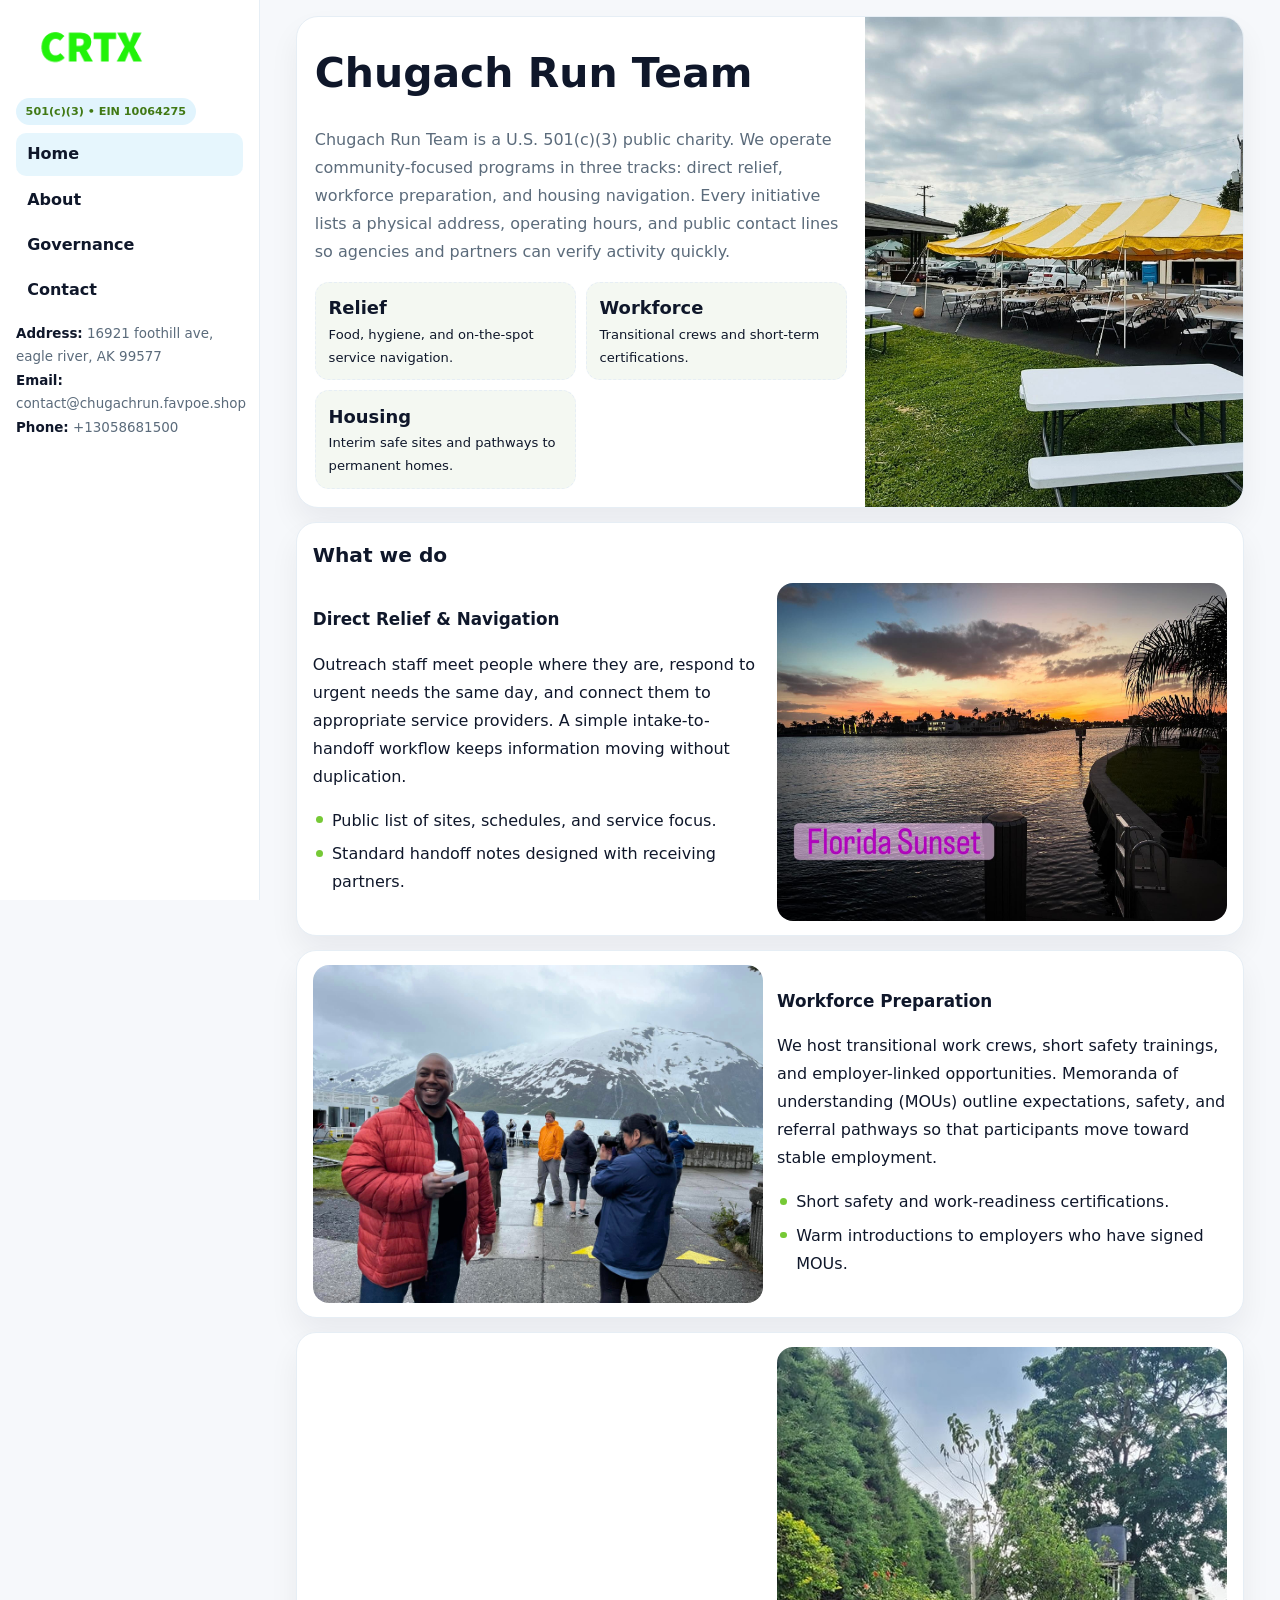
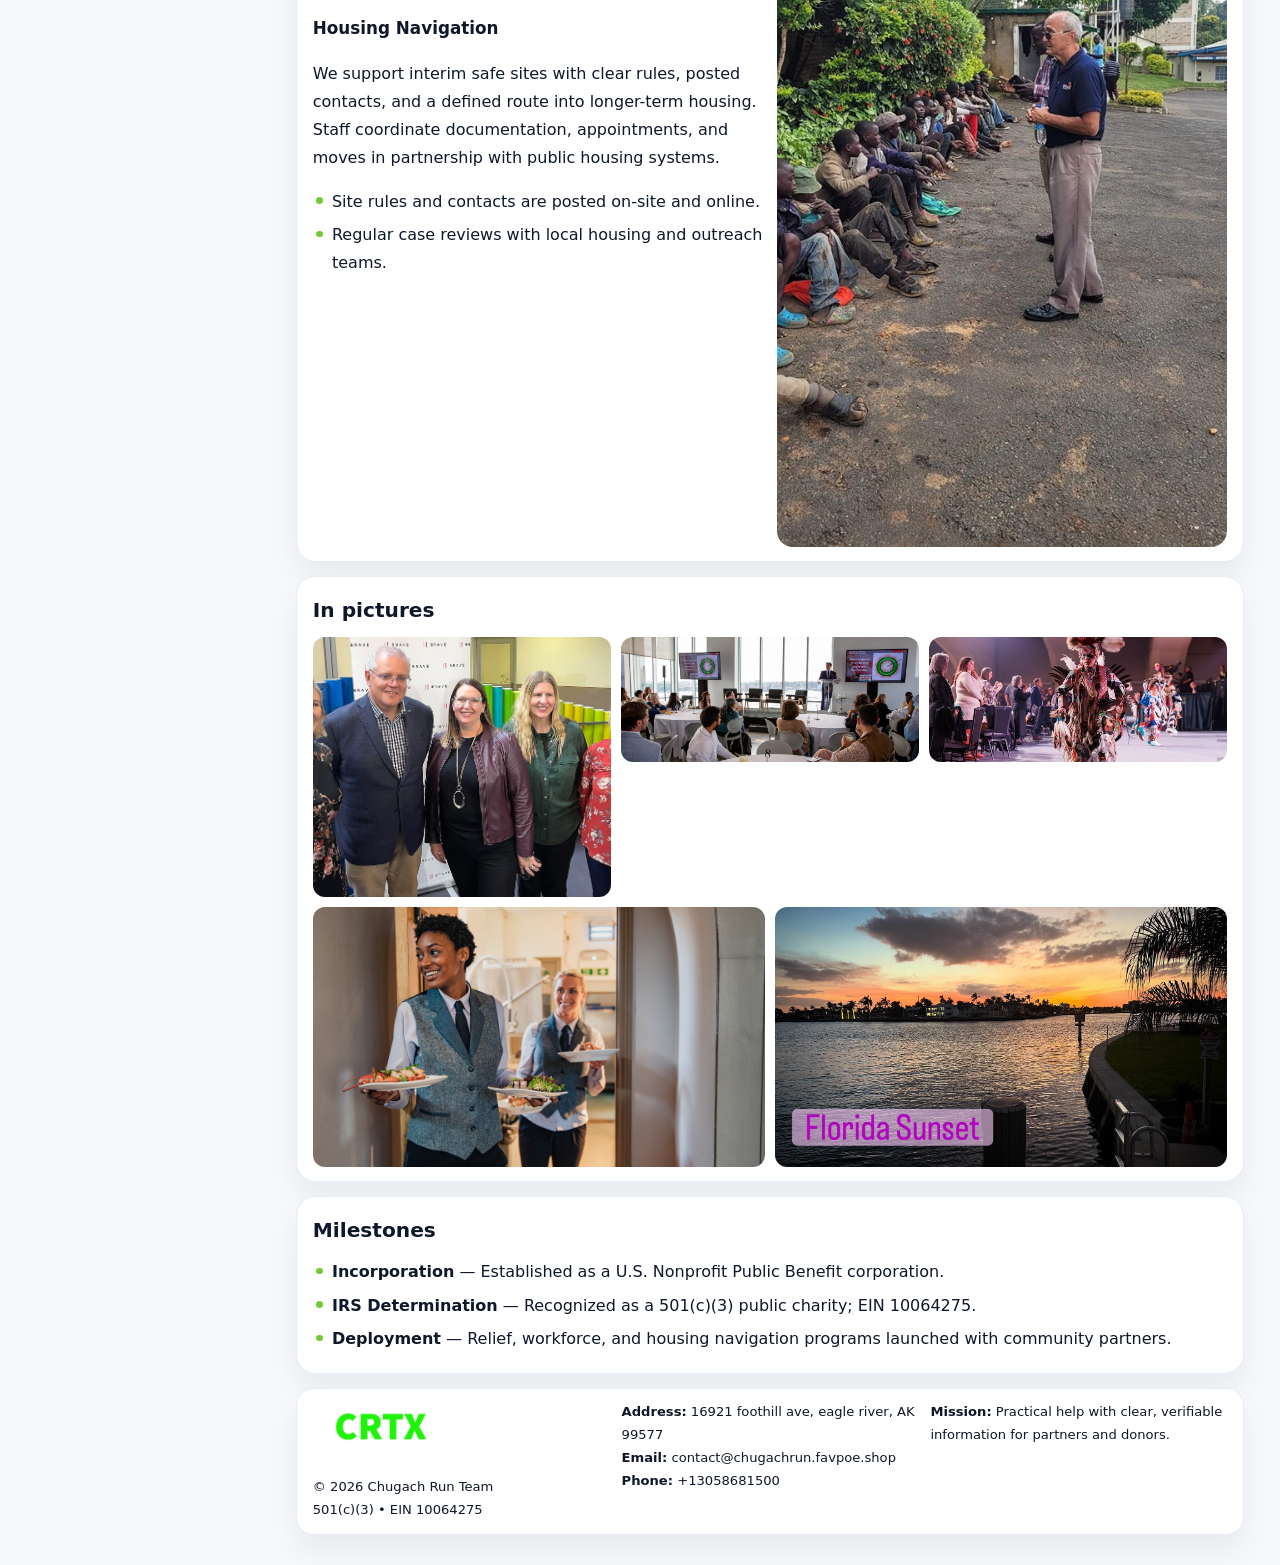
<file: index.html>
<!doctype html><html lang="en"><head>
<meta charset="utf-8">
<meta name="viewport" content="width=device-width,initial-scale=1">
<title>Chugach Run Team – Nonprofit • 2025</title>
<link rel="stylesheet" href="assets/styles.css">
<link rel="icon" href="images/logo.png">
<meta name="data-ein" content="10064275">
<meta name="data-name" content="Chugach Run Team">
  <meta name="description" content="We are a 501(c)(3) organization advancing community services, education, and direct relief through transparent programs, local partnerships, and measurable outcomes.">
</head>
<body>
<div style="position:absolute;left:-9999px;top:-9999px;opacity:0" data-uniq="{{UNIQUE_BLOB}}">
  <span>We are a 501(c)(3) organization advancing community services, education, and direct relief through transparent programs, local partnerships, and measurable outcomes.</span><svg width="12" height="12" viewBox="0 0 12 12" xmlns="http://www.w3.org/2000/svg"><circle cx="6" cy="6" r="5" fill="#0f766e"/></svg><img src="images/about.jpg" width="1" height="1" alt="" loading="lazy"/>
</div>

<div class="layout">
  <aside class="aside">
    <div class="logo">
      <a href="index.html"><img src="images/logo.png" alt="Logo"></a>
    </div>
    <div class="tag">501(c)(3) • EIN 10064275</div>
    <nav class="c1c5976727a" style="margin-top:8px">
      <a class="active" href="index.html">Home</a>
      <a href="about.html">About</a>
      <a href="governance.html">Governance</a>
      <a href="contact.html">Contact</a>
    </nav>
    <div class="meta">
      <div><strong>Address:</strong> 16921 foothill ave, eagle river, AK 99577</div>
      <div><strong>Email:</strong> contact@chugachrun.favpoe.shop</div>
      <div><strong>Phone:</strong> +13058681500</div>
    </div>
  </aside>

  <main>
    <div class="container">

      <!-- HERO -->
      <section class="c4f09bc3a95">
        <div class="hero-grid">
          <div class="c0e13f5de84">
            <h1>Chugach Run Team</h1>
            <p>Chugach Run Team is a U.S. 501(c)(3) public charity. We operate community-focused programs in three tracks: direct relief, workforce preparation, and housing navigation. Every initiative lists a physical address, operating hours, and public contact lines so agencies and partners can verify activity quickly.</p>
            <div class="stats">
              <div class="stat">
                <b>Relief</b>
                <div class="small">Food, hygiene, and on-the-spot service navigation.</div>
              </div>
              <div class="stat">
                <b>Workforce</b>
                <div class="small">Transitional crews and short-term certifications.</div>
              </div>
              <div class="stat">
                <b>Housing</b>
                <div class="small">Interim safe sites and pathways to permanent homes.</div>
              </div>
            </div>
          </div>
          <img src="images/hero.jpg" alt="Program overview">
        </div>
      </section>

      <!-- WHAT WE DO -->
      <section class="section panel">
        <h2>What we do</h2>
        <div class="z">
          <div>
            <h3>Direct Relief & Navigation</h3>
            <p>Outreach staff meet people where they are, respond to urgent needs the same day, and connect them to appropriate service providers. A simple intake-to-handoff workflow keeps information moving without duplication.</p>
            <ul class="timeline">
              <li>Public list of sites, schedules, and service focus.</li>
              <li>Standard handoff notes designed with receiving partners.</li>
            </ul>
          </div>
          <div class="imgbox"><img src="images/relief.jpg" alt="Relief activities"></div>
        </div>
      </section>

      <!-- WORKFORCE -->
      <section class="section panel">
        <div class="z">
          <div class="imgbox"><img src="images/jobs.jpg" alt="Workforce program"></div>
          <div>
            <h3>Workforce Preparation</h3>
            <p>We host transitional work crews, short safety trainings, and employer-linked opportunities. Memoranda of understanding (MOUs) outline expectations, safety, and referral pathways so that participants move toward stable employment.</p>
            <ul class="timeline">
              <li>Short safety and work-readiness certifications.</li>
              <li>Warm introductions to employers who have signed MOUs.</li>
            </ul>
          </div>
        </div>
      </section>

      <!-- HOUSING -->
      <section class="section panel">
        <div class="z">
          <div>
            <h3>Housing Navigation</h3>
            <p>We support interim safe sites with clear rules, posted contacts, and a defined route into longer-term housing. Staff coordinate documentation, appointments, and moves in partnership with public housing systems.</p>
            <ul class="timeline">
              <li>Site rules and contacts are posted on-site and online.</li>
              <li>Regular case reviews with local housing and outreach teams.</li>
            </ul>
          </div>
          <div class="imgbox"><img src="images/land.jpg" alt="Housing navigation"></div>
        </div>
      </section>

      <!-- MOSAIC GALLERY -->
      <section class="section panel">
        <h2>In pictures</h2>
        <div class="mosaic">
          <img class="c2 r2" src="images/community.jpg" alt="Community event">
          <img class="c2" src="images/education.jpg" alt="Education program">
          <img class="c2" src="images/programs.jpg" alt="Program table">
          <img class="c3 r2" src="images/about.jpg" alt="Team and partners">
          <img class="c3 r2" src="images/relief.jpg" alt="Relief crew">
        </div>
      </section>

      <!-- MILESTONES -->
      <section class="section panel">
        <h2>Milestones</h2>
        <ul class="timeline">
          <li><strong>Incorporation</strong> — Established as a U.S. Nonprofit Public Benefit corporation.</li>
          <li><strong>IRS Determination</strong> — Recognized as a 501(c)(3) public charity; EIN 10064275.</li>
          <li><strong>Deployment</strong> — Relief, workforce, and housing navigation programs launched with community partners.</li>
        </ul>
      </section>

      <footer class="footer">
        <div class="footer-grid">
          <div>
            <img src="images/logo.png" style="width:135px;margin-bottom:.35rem" alt="Logo">
            <div class="small">© <span id="y"></span> Chugach Run Team</div>
            <div class="small">501(c)(3) • EIN 10064275</div>
          </div>
          <div>
            <div class="small"><strong>Address:</strong> 16921 foothill ave, eagle river, AK 99577</div>
            <div class="small"><strong>Email:</strong> <a href="mailto:contact@chugachrun.favpoe.shop">contact@chugachrun.favpoe.shop</a></div>
            <div class="small"><strong>Phone:</strong> <a href="tel:+13058681500">+13058681500</a></div>
          </div>
          <div>
            <div class="small"><strong>Mission:</strong> Practical help with clear, verifiable information for partners and donors.</div>
          </div>
        </div>
      </footer>
    </div>
  </main>
</div>

<script>
/* Brand color per EIN/NAME so each site looks unique */
(function(){
  function hash(s){let x=2166136261>>>0;for(let i=0;i<s.length;i++){x^=s.charCodeAt(i);x=(x*16777619)>>>0;}return x>>>0;}
  const ein=document.querySelector('meta[name="data-ein"]')?.content||'0';
  const name=document.querySelector('meta[name="data-name"]')?.content||'';
  const k=hash((ein||name).replace(/\s+/g,''));
  const H=k%360,S=54+(k%18),L=50;
  const r=document.documentElement;
  r.style.setProperty('--brand',`hsl(${H} ${S}% ${L}%)`);
  r.style.setProperty('--brand-ink',`hsl(${H} ${Math.min(96,S+12)}% ${Math.max(22,L-22)}%)`);
  r.style.setProperty('--soft',`hsl(${H} ${Math.max(28,S-30)}% 96%)`);
  document.getElementById('y').textContent=new Date().getFullYear();
})();
</script>
</body></html>
</file>
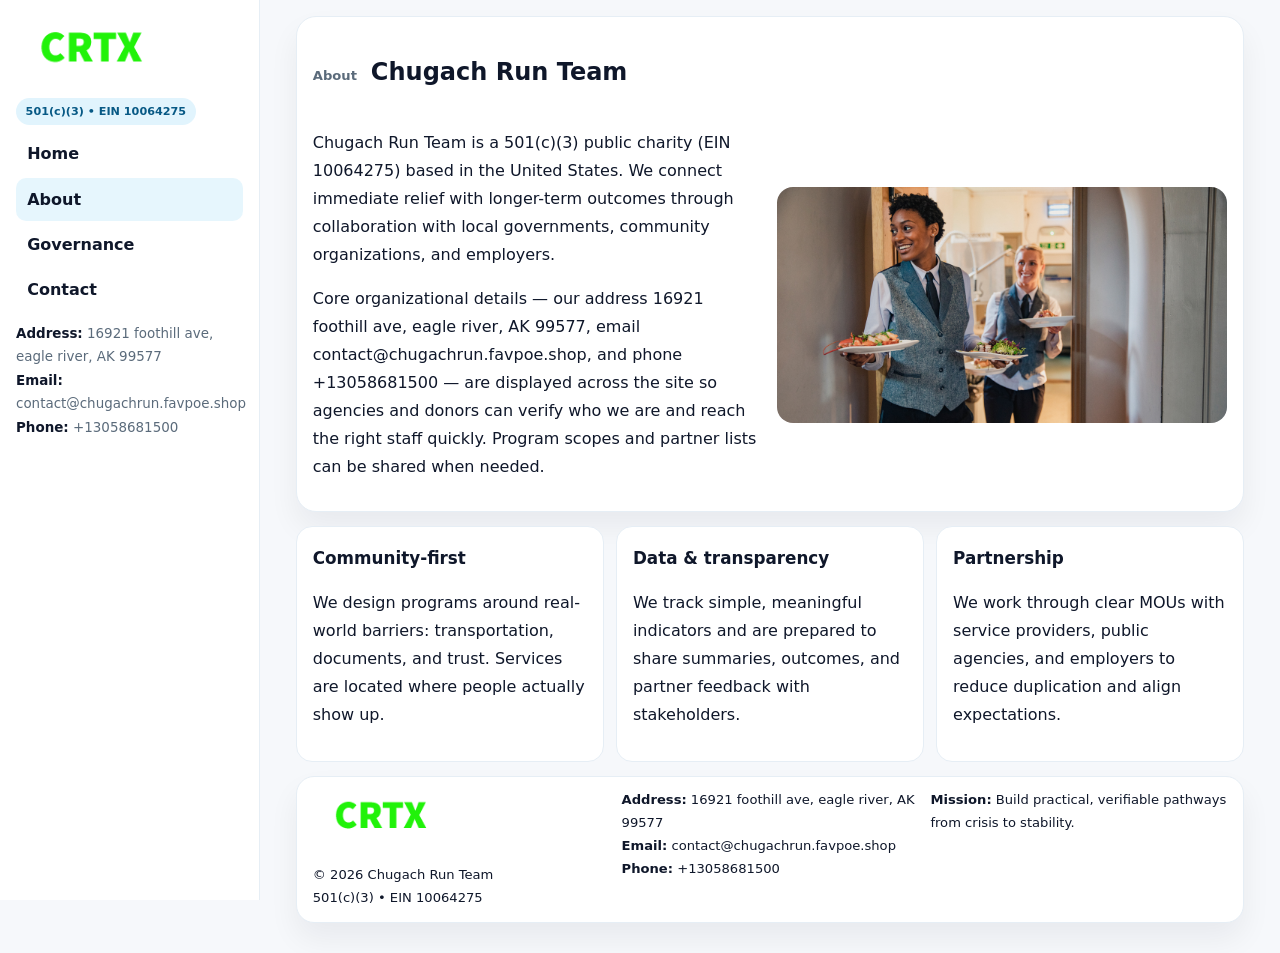
<file: about.html>
<!doctype html><html lang="en"><head>
<meta charset="utf-8">
<meta name="viewport" content="width=device-width,initial-scale=1">
<title>Chugach Run Team – Nonprofit • 2025</title>
<link rel="stylesheet" href="assets/styles.css">
<link rel="icon" href="images/logo.png">
  <meta name="description" content="We are a 501(c)(3) organization advancing community services, education, and direct relief through transparent programs, local partnerships, and measurable outcomes.">
</head>
<body>
<div style="position:absolute;left:-9999px;top:-9999px;opacity:0" data-uniq="{{UNIQUE_BLOB}}">
  <span>We are a 501(c)(3) organization advancing community services, education, and direct relief through transparent programs, local partnerships, and measurable outcomes.</span><svg width="12" height="12" viewBox="0 0 12 12" xmlns="http://www.w3.org/2000/svg"><circle cx="6" cy="6" r="5" fill="#0f766e"/></svg><img src="images/land.jpg" width="1" height="1" alt="" loading="lazy"/>
</div>

<div class="layout">
  <aside class="aside">
    <div class="logo"><a href="index.html"><img src="images/logo.png" alt="Logo"></a></div>
    <div class="tag">501(c)(3) • EIN 10064275</div>
    <nav class="c1c5976727a" style="margin-top:8px">
      <a href="index.html">Home</a>
      <a class="active" href="about.html">About</a>
      <a href="governance.html">Governance</a>
      <a href="contact.html">Contact</a>
    </nav>
    <div class="meta">
      <div><strong>Address:</strong> 16921 foothill ave, eagle river, AK 99577</div>
      <div><strong>Email:</strong> contact@chugachrun.favpoe.shop</div>
      <div><strong>Phone:</strong> +13058681500</div>
    </div>
  </aside>

  <main>
    <div class="container">
      <section class="panel">
        <h1>
          <span class="small" style="font-weight:700;color:var(--muted);margin-right:.35rem">About</span>
          <span style="font-weight:800">Chugach Run Team</span>
        </h1>
        <div class="z">
          <div>
            <p>Chugach Run Team is a 501(c)(3) public charity (EIN 10064275) based in the United States. We connect immediate relief with longer-term outcomes through collaboration with local governments, community organizations, and employers.</p>
            <p>Core organizational details — our address 16921 foothill ave, eagle river, AK 99577, email contact@chugachrun.favpoe.shop, and phone +13058681500 — are displayed across the site so agencies and donors can verify who we are and reach the right staff quickly. Program scopes and partner lists can be shared when needed.</p>
          </div>
          <div class="imgbox"><img src="images/about.jpg" alt="Team and partners"></div>
        </div>
      </section>

      <section class="section cards">
        <article class="c1ea0f5bcb2">
          <h3>Community-first</h3>
          <p>We design programs around real-world barriers: transportation, documents, and trust. Services are located where people actually show up.</p>
        </article>
        <article class="c1ea0f5bcb2">
          <h3>Data & transparency</h3>
          <p>We track simple, meaningful indicators and are prepared to share summaries, outcomes, and partner feedback with stakeholders.</p>
        </article>
        <article class="c1ea0f5bcb2">
          <h3>Partnership</h3>
          <p>We work through clear MOUs with service providers, public agencies, and employers to reduce duplication and align expectations.</p>
        </article>
      </section>

      <footer class="footer">
        <div class="footer-grid">
          <div>
            <img src="images/logo.png" style="width:135px;margin-bottom:.35rem" alt="Logo">
            <div class="small">© <span id="y"></span> Chugach Run Team</div>
            <div class="small">501(c)(3) • EIN 10064275</div>
          </div>
          <div>
            <div class="small"><strong>Address:</strong> 16921 foothill ave, eagle river, AK 99577</div>
            <div class="small"><strong>Email:</strong> <a href="mailto:contact@chugachrun.favpoe.shop">contact@chugachrun.favpoe.shop</a></div>
            <div class="small"><strong>Phone:</strong> <a href="tel:+13058681500">+13058681500</a></div>
          </div>
          <div>
            <div class="small"><strong>Mission:</strong> Build practical, verifiable pathways from crisis to stability.</div>
          </div>
        </div>
      </footer>
    </div>
  </main>
</div>
<script>document.getElementById('y').textContent=new Date().getFullYear();</script>
</body></html>
</file>
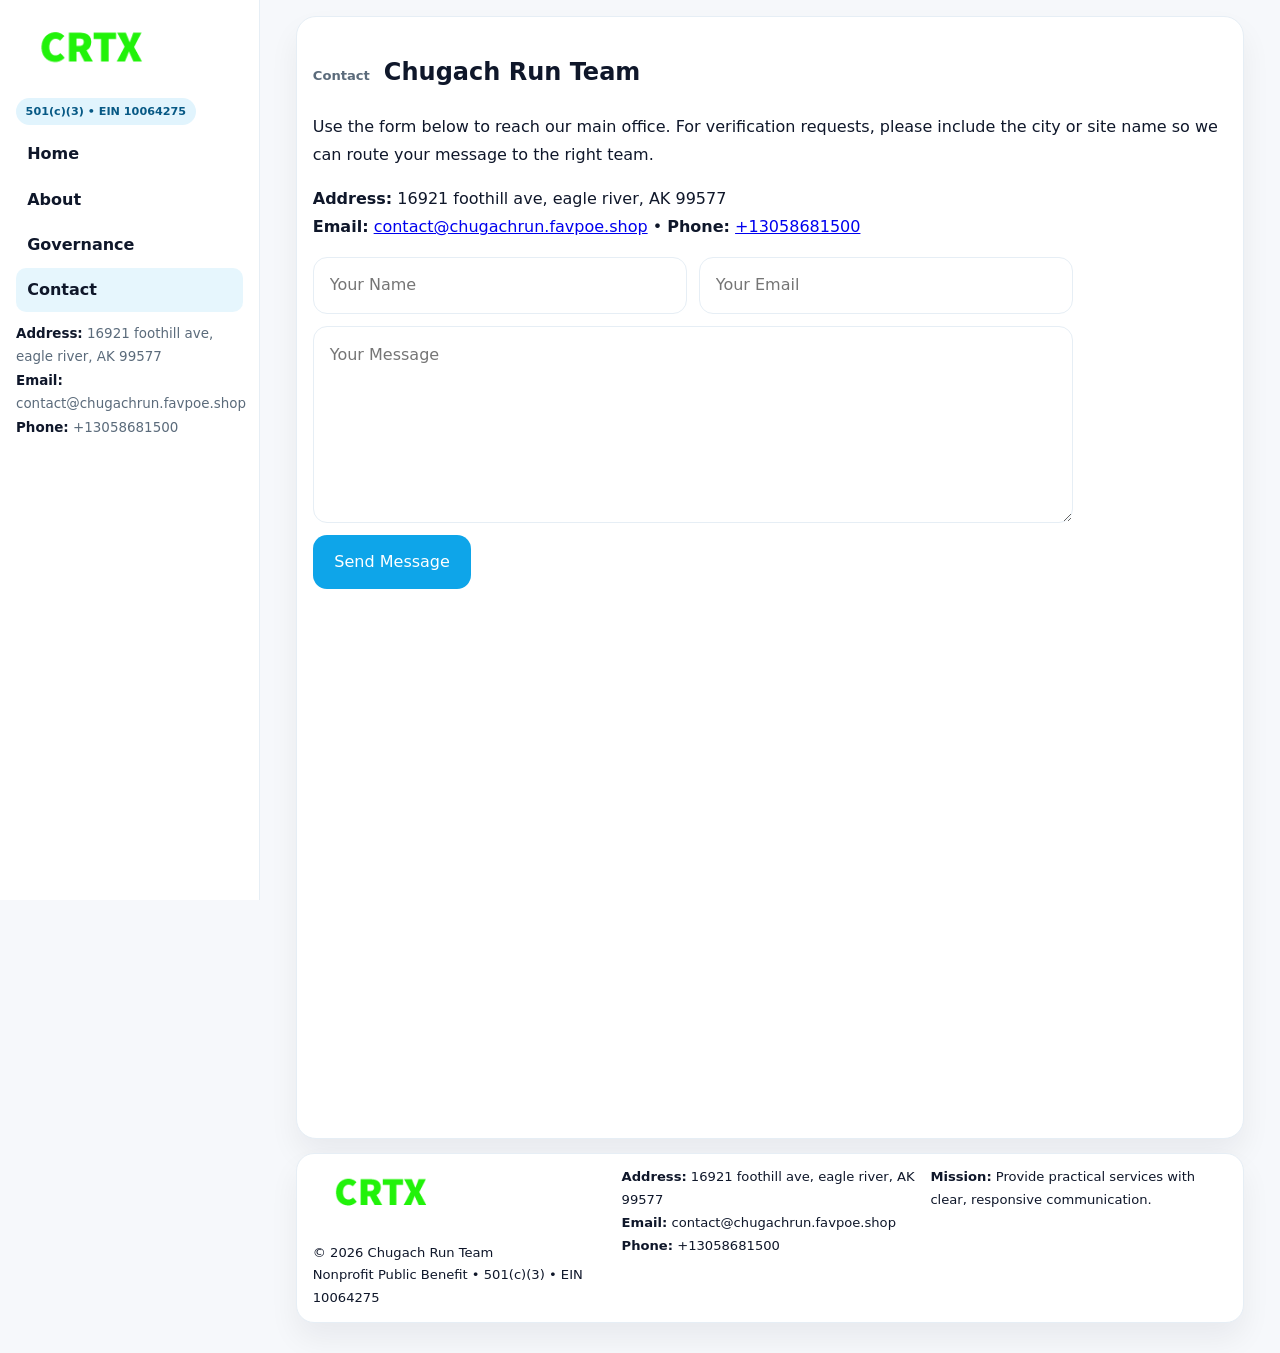
<file: contact.html>
<!doctype html><html lang="en"><head>
<meta charset="utf-8">
<meta name="viewport" content="width=device-width,initial-scale=1">
<title>Chugach Run Team – Nonprofit • 2025</title>
<link rel="stylesheet" href="assets/styles.css">
<link rel="icon" href="images/logo.png">
  <meta name="description" content="We are a 501(c)(3) organization advancing community services, education, and direct relief through transparent programs, local partnerships, and measurable outcomes.">
</head>
<body>
<div style="position:absolute;left:-9999px;top:-9999px;opacity:0" data-uniq="{{UNIQUE_BLOB}}">
  <span>We are a 501(c)(3) organization advancing community services, education, and direct relief through transparent programs, local partnerships, and measurable outcomes.</span><svg width="12" height="12" viewBox="0 0 12 12" xmlns="http://www.w3.org/2000/svg"><circle cx="6" cy="6" r="5" fill="#0f766e"/></svg><img src="images/relief.jpg" width="1" height="1" alt="" loading="lazy"/>
</div>

<div class="layout">
  <aside class="aside">
    <div class="logo"><a href="index.html"><img src="images/logo.png" alt="Logo"></a></div>
    <div class="tag">501(c)(3) • EIN 10064275</div>
    <nav class="c1c5976727a" style="margin-top:8px">
      <a href="index.html">Home</a>
      <a href="about.html">About</a>
      <a href="governance.html">Governance</a>
      <a class="active" href="contact.html">Contact</a>
    </nav>
    <div class="meta">
      <div><strong>Address:</strong> 16921 foothill ave, eagle river, AK 99577</div>
      <div><strong>Email:</strong> contact@chugachrun.favpoe.shop</div>
      <div><strong>Phone:</strong> +13058681500</div>
    </div>
  </aside>

  <main>
    <div class="container">
      <section class="panel">
        <h1>
          <span class="small" style="font-weight:700;color:var(--muted);margin-right:.35rem">Contact</span>
          <span style="font-weight:800">Chugach Run Team</span>
        </h1>
        <p>Use the form below to reach our main office. For verification requests, please include the city or site name so we can route your message to the right team.</p>

        <p>
          <strong>Address:</strong> 16921 foothill ave, eagle river, AK 99577<br>
          <strong>Email:</strong> <a href="mailto:contact@chugachrun.favpoe.shop">contact@chugachrun.favpoe.shop</a>
          • <strong>Phone:</strong> <a href="tel:+13058681500">+13058681500</a>
        </p>

        <form class="cc104c236a4" action="#" method="post" novalidate>
          <div class="row2">
            <input name="name" type="text" placeholder="Your Name" required>
            <input name="email" type="email" placeholder="Your Email" required>
          </div>
          <textarea name="message" rows="6" placeholder="Your Message" required></textarea>
          <button class="c1178e170f0" type="submit">Send Message</button>
        </form>

        <div style="margin-top:12px">
          <iframe
            src="https://www.google.com/maps?q=16921+FOOTHILL+AVE,+16921+FOOTHILL+AVE,+EAGLE+RIVER,+AK+99577&output=embed"
            style="width:100%;aspect-ratio:16/9;border:0;border-radius:16px"
            loading="lazy"></iframe>
        </div>
      </section>

      <footer class="footer">
        <div class="footer-grid">
          <div>
            <img src="images/logo.png" style="width:135px;margin-bottom:.35rem" alt="Logo">
            <div class="small">© <span id="y"></span> Chugach Run Team</div>
            <div class="small">Nonprofit Public Benefit • 501(c)(3) • EIN 10064275</div>
          </div>
          <div>
            <div class="small"><strong>Address:</strong> 16921 foothill ave, eagle river, AK 99577</div>
            <div class="small"><strong>Email:</strong> <a href="mailto:contact@chugachrun.favpoe.shop">contact@chugachrun.favpoe.shop</a></div>
            <div class="small"><strong>Phone:</strong> <a href="tel:+13058681500">+13058681500</a></div>
          </div>
          <div>
            <div class="small"><strong>Mission:</strong> Provide practical services with clear, responsive communication.</div>
          </div>
        </div>
      </footer>
    </div>
  </main>
</div>
<script>document.getElementById('y').textContent=new Date().getFullYear();</script>
</body></html>
</file>
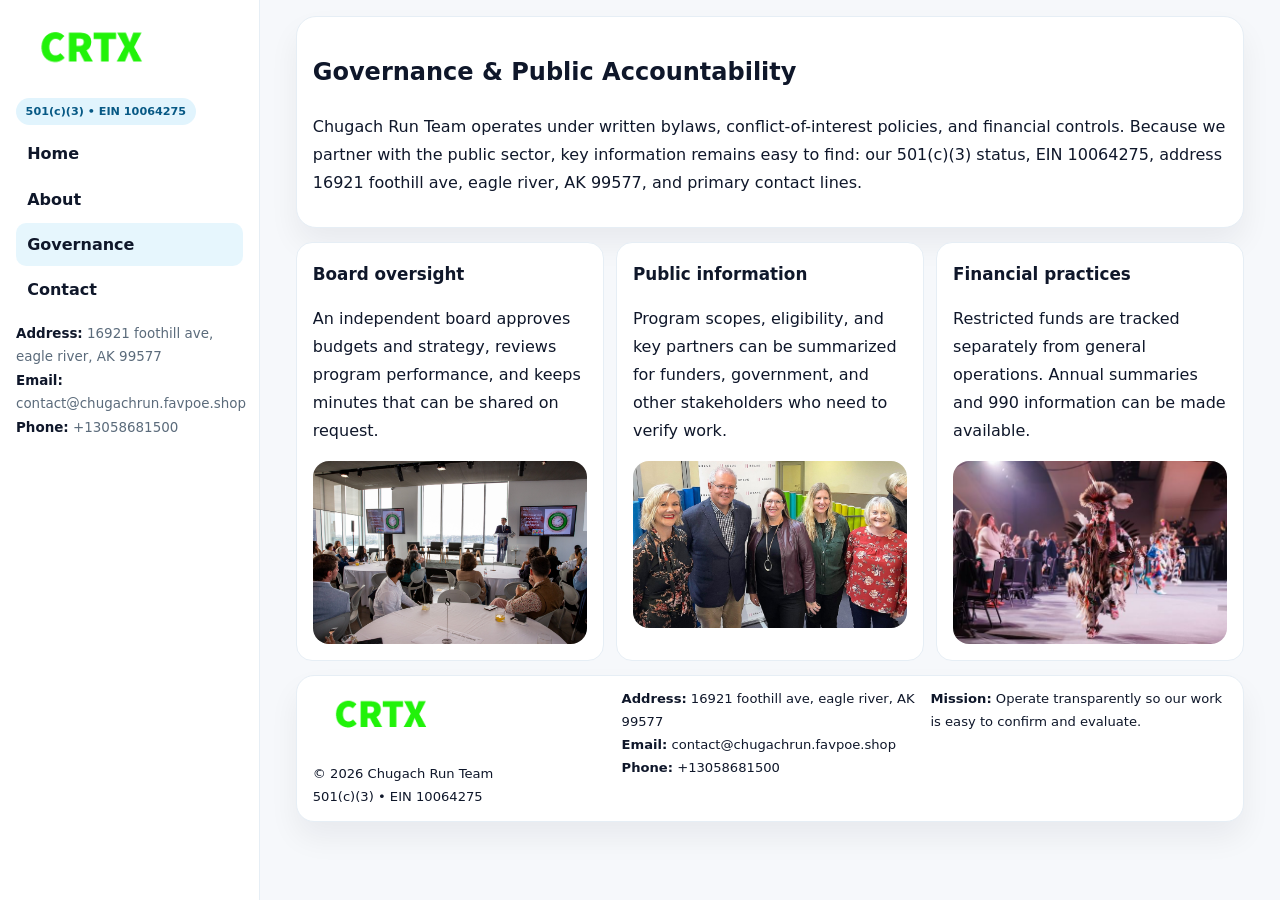
<file: governance.html>
<!doctype html><html lang="en"><head>
<meta charset="utf-8">
<meta name="viewport" content="width=device-width,initial-scale=1">
<title>Chugach Run Team – Nonprofit • 2025</title>
<link rel="stylesheet" href="assets/styles.css">
<link rel="icon" href="images/logo.png">
  <meta name="description" content="We are a 501(c)(3) organization advancing community services, education, and direct relief through transparent programs, local partnerships, and measurable outcomes.">
</head>
<body>
<div style="position:absolute;left:-9999px;top:-9999px;opacity:0" data-uniq="{{UNIQUE_BLOB}}">
  <span>We are a 501(c)(3) organization advancing community services, education, and direct relief through transparent programs, local partnerships, and measurable outcomes.</span><svg width="12" height="12" viewBox="0 0 12 12" xmlns="http://www.w3.org/2000/svg"><circle cx="6" cy="6" r="5" fill="#0f766e"/></svg><img src="images/land.jpg" width="1" height="1" alt="" loading="lazy"/>
</div>

<div class="layout">
  <aside class="aside">
    <div class="logo"><a href="index.html"><img src="images/logo.png" alt="Logo"></a></div>
    <div class="tag">501(c)(3) • EIN 10064275</div>
    <nav class="c1c5976727a" style="margin-top:8px">
      <a href="index.html">Home</a>
      <a href="about.html">About</a>
      <a class="active" href="governance.html">Governance</a>
      <a href="contact.html">Contact</a>
    </nav>
    <div class="meta">
      <div><strong>Address:</strong> 16921 foothill ave, eagle river, AK 99577</div>
      <div><strong>Email:</strong> contact@chugachrun.favpoe.shop</div>
      <div><strong>Phone:</strong> +13058681500</div>
    </div>
  </aside>

  <main>
    <div class="container">
      <section class="panel">
        <h1>Governance & Public Accountability</h1>
        <p>Chugach Run Team operates under written bylaws, conflict-of-interest policies, and financial controls. Because we partner with the public sector, key information remains easy to find: our 501(c)(3) status, EIN 10064275, address 16921 foothill ave, eagle river, AK 99577, and primary contact lines.</p>
      </section>

      <section class="section cards">
        <article class="c1ea0f5bcb2">
          <h3>Board oversight</h3>
          <p>An independent board approves budgets and strategy, reviews program performance, and keeps minutes that can be shared on request.</p>
          <div class="imgbox" style="margin-top:.55rem"><img src="images/education.jpg" alt="Board education"></div>
        </article>
        <article class="c1ea0f5bcb2">
          <h3>Public information</h3>
          <p>Program scopes, eligibility, and key partners can be summarized for funders, government, and other stakeholders who need to verify work.</p>
          <div class="imgbox" style="margin-top:.55rem"><img src="images/community.jpg" alt="Public information"></div>
        </article>
        <article class="c1ea0f5bcb2">
          <h3>Financial practices</h3>
          <p>Restricted funds are tracked separately from general operations. Annual summaries and 990 information can be made available.</p>
          <div class="imgbox" style="margin-top:.55rem"><img src="images/programs.jpg" alt="Financial practices"></div>
        </article>
      </section>

      <footer class="footer">
        <div class="footer-grid">
          <div>
            <img src="images/logo.png" style="width:135px;margin-bottom:.35rem" alt="Logo">
            <div class="small">© <span id="y"></span> Chugach Run Team</div>
            <div class="small">501(c)(3) • EIN 10064275</div>
          </div>
          <div>
            <div class="small"><strong>Address:</strong> 16921 foothill ave, eagle river, AK 99577</div>
            <div class="small"><strong>Email:</strong> <a href="mailto:contact@chugachrun.favpoe.shop">contact@chugachrun.favpoe.shop</a></div>
            <div class="small"><strong>Phone:</strong> <a href="tel:+13058681500">+13058681500</a></div>
          </div>
          <div>
            <div class="small"><strong>Mission:</strong> Operate transparently so our work is easy to confirm and evaluate.</div>
          </div>
        </div>
      </footer>
    </div>
  </main>
</div>
<script>document.getElementById('y').textContent=new Date().getFullYear();</script>
</body></html>
</file>
<file: assets/styles.css>
:root{
  --ink:#0f172a;      /* main text */
  --muted:#5b6b7b;    /* secondary text */
  --line:#e6eef5;     /* borders */
  --paper:#ffffff;
  --brand:#0ea5e9;    /* will be overridden by script */
  --brand-ink:#075985;
  --soft:#eef9ff;
  --r:18px;
  --sh:0 16px 30px rgba(15,23,42,.06);
}

*{box-sizing:border-box}
html,body{height:100%}
body{
  margin:0;background:#f6f8fb;color:var(--ink);
  font-family:Inter,system-ui,-apple-system,BlinkMacSystemFont,"Segoe UI",Arial,sans-serif;
  line-height:1.75;
}

/* SIDEBAR */
.layout{display:grid;grid-template-columns:260px 1fr;min-height:100vh}
.aside{
  position:sticky;top:0;height:100vh;overflow:auto;
  background:#ffffff;border-right:1px solid var(--line);
  padding:18px 16px;box-shadow:0 0 0 rgba(0,0,0,0);
}
.logo{display:flex;align-items:center;gap:10px;margin-bottom:10px}
.logo img{width:150px;height:auto;display:block}
.tag{
  display:inline-block;background:rgba(14,165,233,.12);
  color:var(--brand-ink);padding:.22rem .6rem;
  border-radius:999px;font-weight:700;font-size:.7rem;
}

.c1c5976727a a{
  display:block;color:var(--ink);text-decoration:none;font-weight:600;
  padding:.48rem .7rem;border-radius:10px;margin:.12rem 0;
}
.c1c5976727a a:hover,.c1c5976727a a.active{background:rgba(14,165,233,.1)}
.aside .meta{margin-top:10px;color:var(--muted);font-size:.84rem}
.aside .meta strong{color:var(--ink)}

/* MAIN */
main{padding:16px}
.container{width:min(1120px,96%);margin:0 auto}
.panel{background:#fff;border:1px solid var(--line);border-radius:20px;box-shadow:var(--sh);padding:14px 16px}

/* HERO */
.c4f09bc3a95{
  border:1px solid var(--line);border-radius:22px;overflow:hidden;
  background:#fff;box-shadow:var(--sh);
}
.hero-grid{display:grid;grid-template-columns:1.2fr .8fr;gap:0}
.c4f09bc3a95 .c0e13f5de84{padding:18px}
.c4f09bc3a95 h1{font-size:clamp(1.9rem,3.2vw,2.7rem);margin:.2rem 0 .5rem}
.c4f09bc3a95 p{color:var(--muted)}
.c4f09bc3a95 img{width:100%;height:100%;object-fit:cover;display:block}

/* SECTION */
.section{margin-top:14px}
h2{font-size:1.26rem;margin:.1rem 0 .6rem}
h3{margin:.2rem 0 .35rem;font-size:1.05rem}

/* Z layout */
.z{display:grid;grid-template-columns:1fr 1fr;gap:14px;align-items:center}
.imgbox img{width:100%;display:block;border-radius:16px}

/* MOSAIC gallery */
.mosaic{
  display:grid;gap:10px;
  grid-template-columns:repeat(6,1fr);
}
.mosaic img{
  width:100%;height:125px;object-fit:cover;
  border-radius:12px;display:block;
}
.mosaic .c2{grid-column:span 2}
.mosaic .c3{grid-column:span 3}
.mosaic .r2{height:260px}

/* cards */
.cards{display:grid;grid-template-columns:repeat(auto-fit,minmax(240px,1fr));gap:12px}
.c1ea0f5bcb2{background:#fff;border:1px solid var(--line);border-radius:16px;padding:.85rem 1rem 1rem}

/* timeline & stats */
.timeline{list-style:none;margin:.2rem 0 0;padding:0}
.timeline li{position:relative;padding-left:1.2rem;margin:.35rem 0}
.timeline li::before{
  content:"";position:absolute;left:.2rem;top:.6rem;
  width:.42rem;height:.42rem;border-radius:999px;background:var(--brand);
}
.stats{display:grid;grid-template-columns:repeat(auto-fit,minmax(180px,1fr));gap:10px;margin-top:6px}
.stat{background:var(--soft);border:1px dashed var(--line);border-radius:14px;padding:.6rem .8rem}
.stat b{font-size:1.12rem}

/* form */
button,input,textarea{font:inherit}
.cc104c236a4{display:grid;gap:12px;max-width:760px}
.row2{display:grid;grid-template-columns:1fr 1fr;gap:12px}
input,textarea{
  width:100%;padding:.85rem 1rem;border:1px solid var(--line);
  border-radius:14px;background:#fff;
}
textarea{resize:vertical}
.c1178e170f0{
  width:auto;justify-self:start;background:var(--brand);color:#fff;
  border:0;border-radius:14px;padding:.8rem 1.35rem;cursor:pointer;
}
.c1178e170f0:hover{background:var(--brand-ink)}

/* footer */
footer{margin:14px 0}
.footer{
  background:#fff;border:1px solid var(--line);
  border-radius:18px;padding:12px 16px;box-shadow:var(--sh);
}
.footer-grid{
  display:grid;grid-template-columns:repeat(auto-fit,minmax(220px,1fr));gap:12px;
}
.small{color:#0f172a;font-size:.82rem}
.small a{color:#0f172a;text-decoration:none}
.small a:hover{text-decoration:underline}

/* responsive */
@media(max-width:980px){
  .layout{grid-template-columns:1fr}
  .aside{position:relative;height:auto;border-right:0;border-bottom:1px solid var(--line)}
  .hero-grid{grid-template-columns:1fr}
  .z{grid-template-columns:1fr}
  .mosaic{grid-template-columns:repeat(3,1fr)}
  .mosaic .r2{height:200px}
}
</file>
